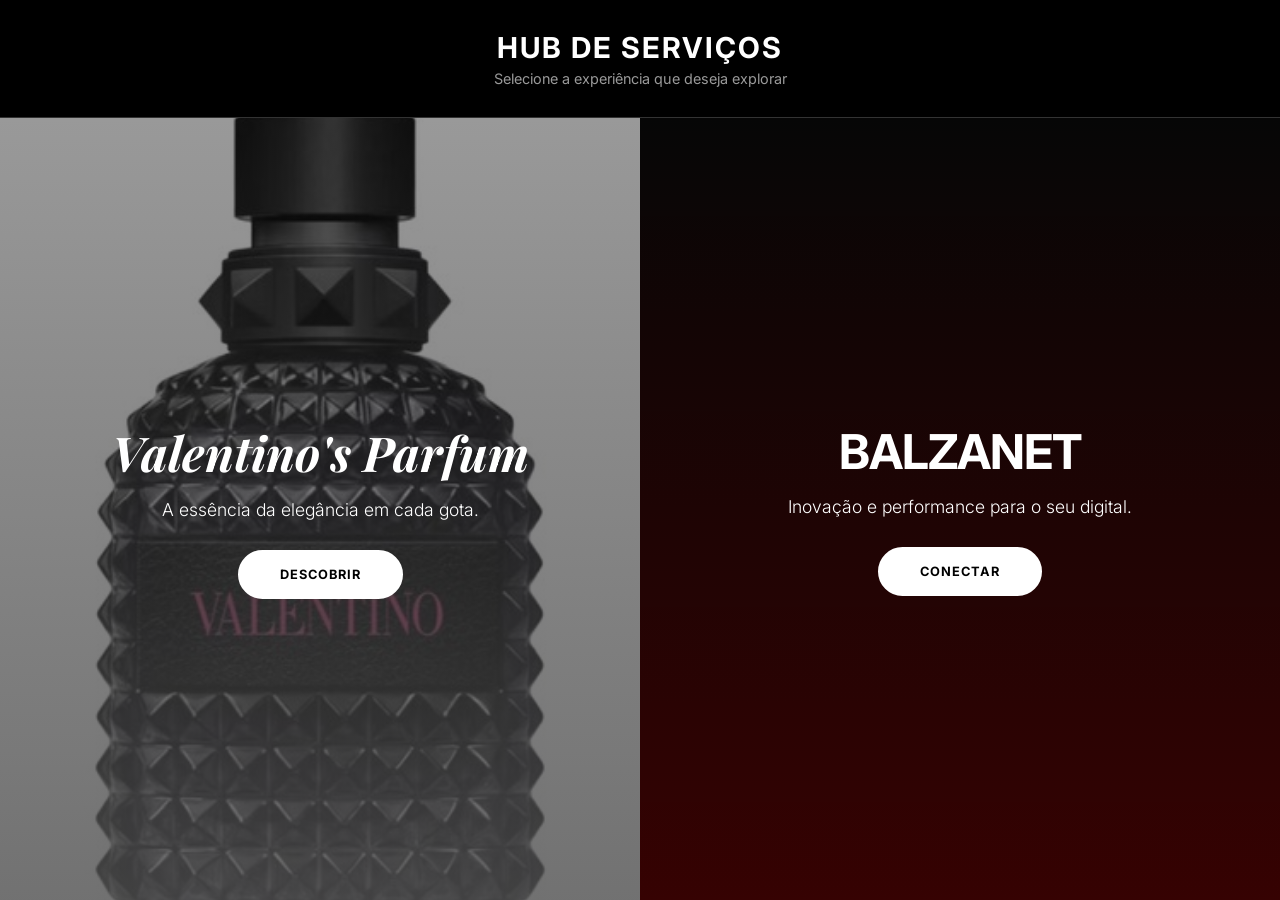
<file: LandingPage/index.html>
<!DOCTYPE html>
<html lang="pt-BR">
<head>
    <meta charset="UTF-8">
    <meta name="viewport" content="width=device-width, initial-scale=1.0">
    <title>Hub de Serviços | Premium</title>
    <link href="https://fonts.googleapis.com/css2?family=Inter:wght@400;700&family=Playfair+Display:ital,wght@0,700;1,400&display=swap" rel="stylesheet">
    <link rel="stylesheet" href="style.css">
</head>
<body>

<header>
    <h1>Hub de Serviços</h1>
    <p>Selecione a experiência que deseja explorar</p>
</header>

<main class="container">
    <section class="lado esquerdo">
        <div class="overlay"></div>
        <div class="conteudo">
            <h2 class="titulo-valentino">Valentino's Parfum</h2>
            <p>A essência da elegância em cada gota.</p>
            <a href="valentino.html" class="botao">Descobrir</a>
        </div>
    </section>

    <section class="lado direito">
        <div class="overlay"></div>
        <div class="conteudo">
            <h2 class="titulo-balzanet">Balzanet</h2>
            <p>Inovação e performance para o seu digital.</p>
            <a href="balzanet.html" class="botao">Conectar</a>
        </div>
    </section>
</main>

</body>
</html>
</file>
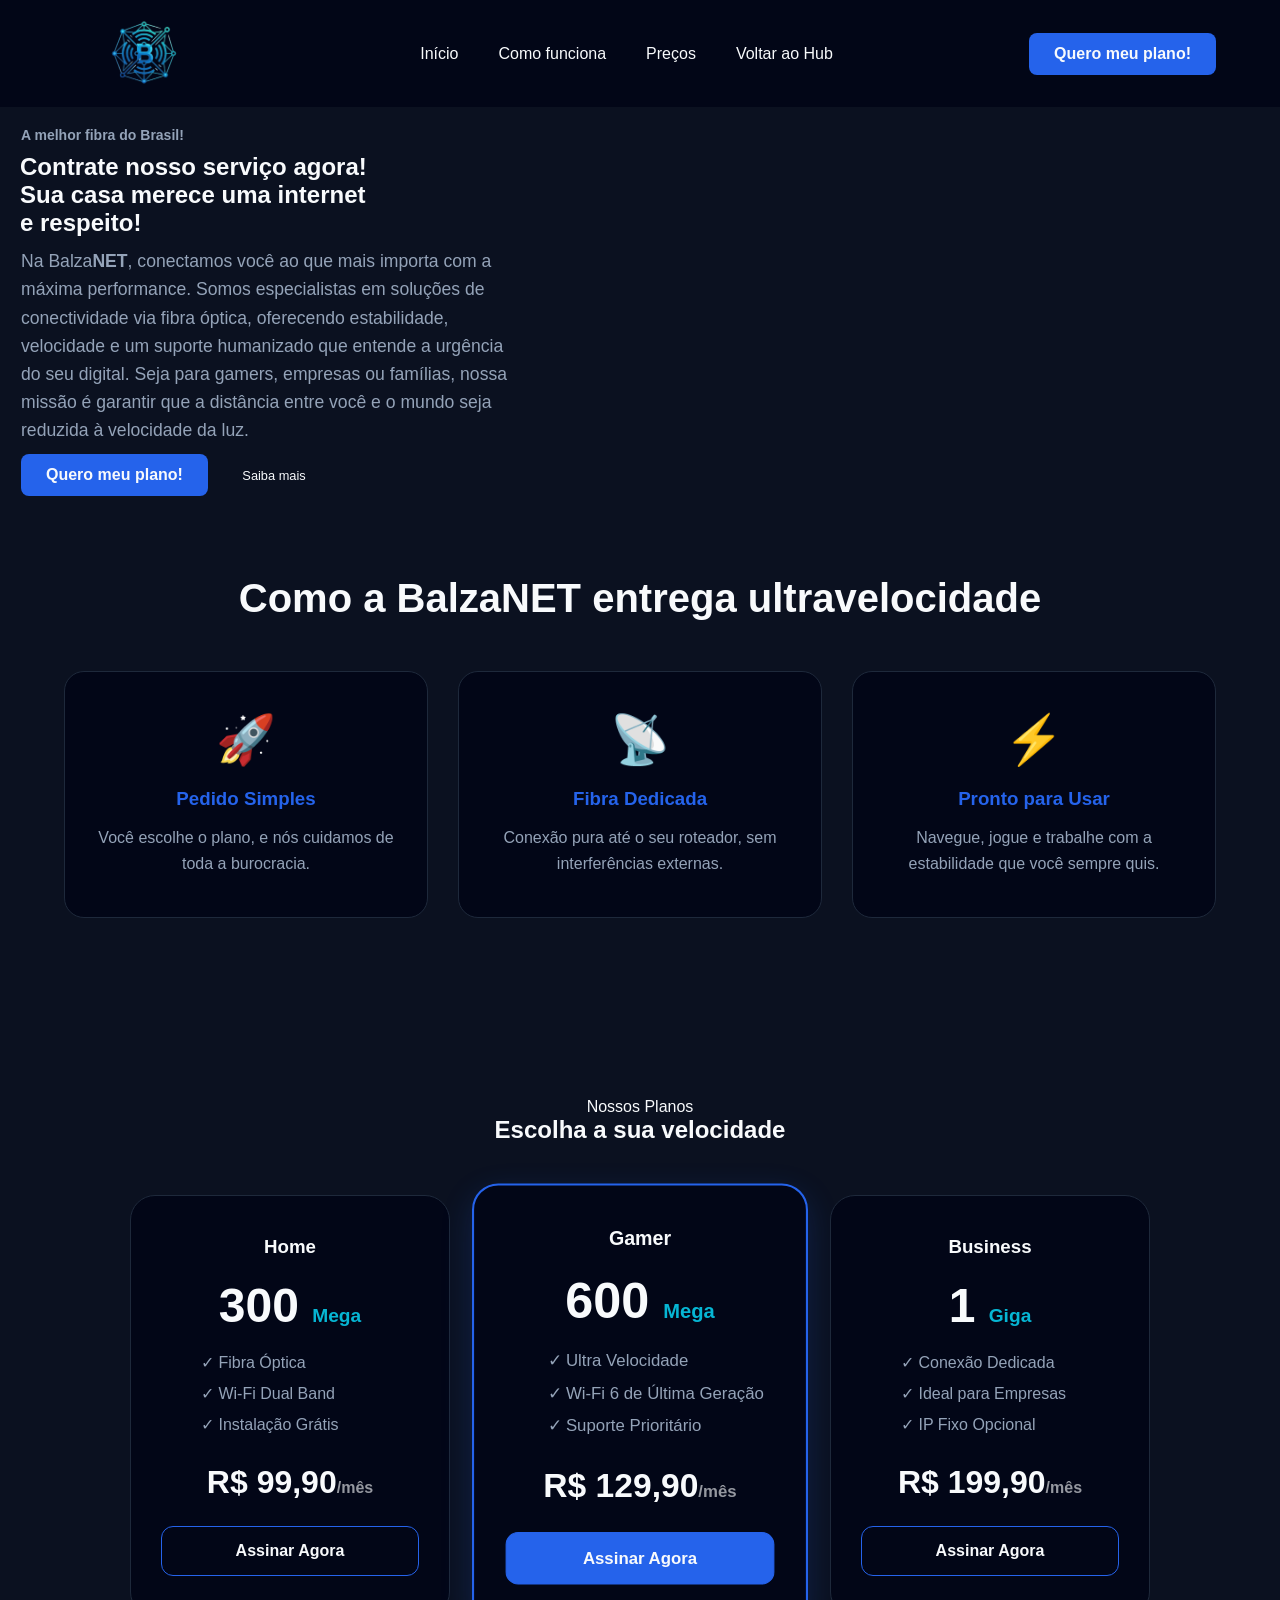
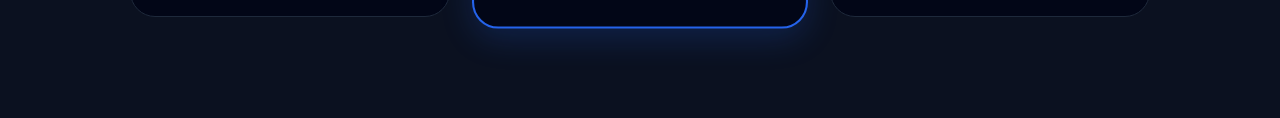
<file: LandingPage/balzanet.html>
<!DOCTYPE html>
<html lang="pt-BR">

<head>

    <meta charset="UTF-8">
    <meta name="viewport" content="width=device-width, initial-scale=1.0">
    <title>BalzaNET Fibra</title>
    <link rel="stylesheet" href="style_balzanet.css">
</head>

<body>
    <div id="header">
        <header>
            <img src="assets/balzanet logo.png" alt="logoheader">
            <a href="#inicio">Início</a>
            <a href="#comofunciona">Como funciona</a>
            <a href="#precos">Preços</a>
            <a href="/" id="voltaraohub">Voltar ao Hub</a>
            <button type="button">Quero meu plano!</button>
        </header>
    </div>

    <main>
        <section id="inicio">
            <div class="content">
                <p id="melhorfibra"><strong>A melhor fibra do Brasil!</strong></p>
                <h1>Contrate nosso serviço agora! <br>
                    Sua casa merece uma internet <br>
                    e respeito!<br>
                </h1>
                <p id="nabalzanet">Na Balza<strong>NET</strong>, conectamos você ao que mais importa com a máxima
                    performance. Somos especialistas em soluções de conectividade via fibra óptica, oferecendo
                    estabilidade, velocidade e um suporte humanizado que entende a urgência do seu digital. Seja para
                    gamers, empresas ou famílias, nossa missão é garantir que a distância entre você e o mundo seja
                    reduzida à velocidade da luz.</p>
                <button type="button" id="btn_queromeuplano">Quero meu plano!</button>
                <a href="#comofunciona" id="comofuncionacontent">Saiba mais</a>
            </div>
        </section>
    </main>

    <section id="comofunciona">
        <section id="comofunciona" class="como-funciona">
            <h2>Como a <span class="vazada">BalzaNET</span> entrega ultravelocidade</h2>

            <div class="cards-container">
                <div class="passo">
                    <div class="icone">🚀</div>
                    <h3>Pedido Simples</h3>
                    <p>Você escolhe o plano, e nós cuidamos de toda a burocracia.</p>
                </div>

                <div class="passo">
                    <div class="icone">📡</div>
                    <h3>Fibra Dedicada</h3>
                    <p>Conexão pura até o seu roteador, sem interferências externas.</p>
                </div>

                <div class="passo">
                    <div class="icone">⚡</div>
                    <h3>Pronto para Usar</h3>
                    <p>Navegue, jogue e trabalhe com a estabilidade que você sempre quis.</p>
                </div>
            </div>
        </section>
    </section>

    <section id="precos" class="planos">
        <div class="titulo-sessao">
            <p class="badge">Nossos Planos</p>
            <h2>Escolha a sua <span class="vazada">velocidade</span></h2>
        </div>

        <div class="container-planos">
            <div class="card-plano">
                <h3>Home</h3>
                <div class="velocidade">300 <span>Mega</span></div>
                <ul>
                    <li>✓ Fibra Óptica</li>
                    <li>✓ Wi-Fi Dual Band</li>
                    <li>✓ Instalação Grátis</li>
                </ul>
                <div class="preco">R$ 99,90<span>/mês</span></div>
                <a href="#" class="botao-plano">Assinar Agora</a>
            </div>

            <div class="card-plano destaque">

                <h3>Gamer</h3>
                <div class="velocidade">600 <span>Mega</span></div>
                <ul>
                    <li>✓ Ultra Velocidade</li>
                    <li>✓ Wi-Fi 6 de Última Geração</li>
                    <li>✓ Suporte Prioritário</li>
                </ul>
                <div class="preco">R$ 129,90<span>/mês</span></div>
                <a href="#" class="botao-plano">Assinar Agora</a>
            </div>

            <div class="card-plano">
                <h3>Business</h3>
                <div class="velocidade">1 <span>Giga</span></div>
                <ul>
                    <li>✓ Conexão Dedicada</li>
                    <li>✓ Ideal para Empresas</li>
                    <li>✓ IP Fixo Opcional</li>
                </ul>
                <div class="preco">R$ 199,90<span>/mês</span></div>
                <a href="#" class="botao-plano">Assinar Agora</a>
            </div>
        </div>
    </section>

</body>

</html>
</file>
<file: LandingPage/style.css>
* {
    margin: 0;
    padding: 0;
    box-sizing: border-box;
}

body {
    height: 100vh;
    display: flex;
    flex-direction: column;
    background: #0a0a0a;
    color: white;
    font-family: 'Inter', sans-serif;
    overflow: hidden;
}


header {
    text-align: center;
    padding: 30px 20px;
    background: #000;
    z-index: 10;
    border-bottom: 1px solid #333;
}

header h1 {
    font-size: 1.8rem;
    letter-spacing: 2px;
    text-transform: uppercase;
}

header p {
    font-size: 0.9rem;
    opacity: 0.6;
    margin-top: 5px;
}

.container {
    flex: 1;
    display: flex;
    transition: all 0.5s ease;
}


.lado {
    position: relative;
    flex: 1;
    display: flex;
    justify-content: center;
    align-items: center;
    transition: flex 0.6s cubic-bezier(0.25, 1, 0.5, 1);
    overflow: hidden;
}

.lado:hover {
    flex: 1.3; 
}

.conteudo {
    position: relative;
    z-index: 2;
    text-align: center;
    padding: 20px;
}
/*\https://images.unsplash.com/photo-1541643600914-78b084683601?q=80&w=1000&auto=format&fit=crop*/

.lado.esquerdo {
    background: url('assets/borninroma.jpg') center/cover;
}

.lado.direito {
    background: url('https://images.unsplash.com/photo-1550751827-4bd374c3f58b?q=80&w=1000&auto=format&fit=crop') center/cover;
}


.overlay {
    position: absolute;
    top: 0;
    left: 0;
    width: 100%;
    height: 100%;
    background: rgba(0, 0, 0, 0.6); 
    transition: background 0.4s;
}

.lado.esquerdo .overlay { background: linear-gradient(to bottom, rgba(0,0,0,0.4), rgba(78,78,78,0.8)); }
.lado.direito .overlay { background: linear-gradient(to bottom, rgba(0,0,0,0.4), rgba(65,0,0,0.8)); }

.lado:hover .overlay {
    background: rgba(0, 0, 0, 0.3); 
}


.titulo-valentino {
    font-family: 'Playfair Display', serif;
    font-size: 3rem;
    font-style: italic;
    margin-bottom: 15px;
}

.titulo-balzanet {
    font-family: 'Inter', sans-serif;
    font-weight: 700;
    font-size: 3rem;
    text-transform: uppercase;
    letter-spacing: -1px;
    margin-bottom: 15px;
}

.lado p {
    font-size: 1.1rem;
    margin-bottom: 30px;
    font-weight: 300;
}


.botao {
    display: inline-block;
    text-decoration: none;
    padding: 15px 40px;
    background: white;
    color: black;
    border-radius: 50px;
    font-weight: bold;
    text-transform: uppercase;
    font-size: 0.8rem;
    letter-spacing: 1px;
    transition: all 0.3s ease;
    border: 2px solid white;
}

.botao:hover {
    background: transparent;
    color: white;
    transform: translateY(-5px);
    box-shadow: 0 10px 20px rgba(0,0,0,0.3);
}


@media (max-width: 768px) {
    .container {
        flex-direction: column;
    }
    
    .lado:hover {
        flex: 1; 
    }

    .titulo-valentino, .titulo-balzanet {
        font-size: 2rem;
    }
}
</file>
<file: LandingPage/style_balzanet.css>
* {
    font-family: Arial, Helvetica, sans-serif;
    text-decoration: none;
    margin: 0;
    box-sizing: border-box;
}

html {
    scroll-behavior: smooth;
}

section {
    scroll-margin-top: 80px;
}

body {
    background-color: #0B1120;
}

#header header {
    background-color: #020617;
    display: flex;
    align-items: center;
    padding: 10px 5%;
    width: 100%;
    gap: 40px;
}

#header header img {
    width: 10rem;
    background: none;
    margin-right: auto;
}

#header header a {
    color: #F8FAFC;
}


#header header a:hover {
    color: #06B6D4;
    transition: .5s;
}


#header header button {
    margin-left: auto;
    background-color: #2563EB;
    border-radius: 8px;
    font-size: 16px;
    color: #F8FAFC;
    border: none;
    cursor: pointer;
    padding: 12px 25px;
    font-weight: bold;
    transition: 0.3s;
}

#header header button:hover {
    background-color: #1d4ed8;
    transform: scale(1.05);
}

.content h1 {
    color: #F8FAFC;

}

#melhorfibra {
    font-size: 14px;
    margin-left: 1px;
    margin-bottom: 10px;
    color: #94A3B8;
}

.content {
    margin-left: 20px;
    margin-top: 20px;
}

#nabalzanet {
    color: #94A3B8;
    font-size: 1.1rem;
    line-height: 1.6;
    max-width: 500px;
    margin-top: 10px;
    margin-left: 1px;
}


#btn_queromeuplano {
    margin-top: 10px;
    margin-left: 1px;
    background-color: #2563EB;
    border-radius: 8px;
    font-size: 16px;
    color: #F8FAFC;
    border: none;
    cursor: pointer;
    padding: 12px 25px;
    font-weight: bold;
    transition: 0.3s;
}

#comofuncionacontent {
    color: #F8FAFC;
    margin-left: 30px;
    font-size: .8rem;
}

.como-funciona {
    padding: 80px 5%;
    text-align: center;
}

.como-funciona h2 {
    font-size: 2.5rem;
    color: #F8FAFC;
    margin-bottom: 50px;
}

.cards-container {
    display: flex;
    justify-content: space-between;
    gap: 30px;
    flex-wrap: wrap;

}

.passo {
    flex: 1;
    min-width: 250px;
    background: #020617;

    padding: 40px 20px;
    border-radius: 20px;
    border: 1px solid #1e293b;
    transition: 0.3s;
}

.passo:hover {
    border-color: #06B6D4;

    transform: translateY(-10px);
}

.passo .icone {
    font-size: 3rem;
    margin-bottom: 20px;
}

.passo h3 {
    color: #2563EB;
    margin-bottom: 15px;
}

.passo p {
    color: #94A3B8;
    line-height: 1.6;
}

.planos {
    padding: 100px 5%;
    background-color: #0B1120;
    text-align: center;
}

.container-planos {
    display: flex;
    justify-content: center;
    align-items: center;
    gap: 30px;
    flex-wrap: wrap;
    margin-top: 50px;
}

.card-plano {
    background: #020617;
    border: 1px solid #1e293b;
    padding: 40px 30px;
    border-radius: 25px;
    width: 320px;
    transition: 0.4s;
    position: relative;
}


.card-plano.destaque {
    border: 2px solid #2563EB;
    transform: scale(1.05);
    box-shadow: 0 10px 30px rgba(37, 99, 235, 0.2);
}

.selo {
    position: absolute;
    top: -15px;
    left: 50%;
    transform: translateX(-50%);
    background: #2563EB;
    color: white;
    padding: 5px 15px;
    border-radius: 20px;
    font-size: 0.8rem;
    font-weight: bold;
}

.velocidade {
    font-size: 3rem;
    font-weight: 800;
    color: #F8FAFC;
    margin: 20px 0;
}

.velocidade span {
    font-size: 1.2rem;
    color: #06B6D4;
}

.card-plano ul {
    list-style: none;
    margin-bottom: 30px;
    text-align: left;
    color: #94A3B8;
}

.card-plano ul li {
    margin-bottom: 12px;
}

.preco {
    font-size: 2rem;
    font-weight: 700;
    color: #F8FAFC;
    margin-bottom: 25px;
}

.preco span {
    font-size: 1rem;
    opacity: 0.6;
}

.botao-plano {
    display: block;
    background: transparent;
    border: 1px solid #2563EB;
    color: #F8FAFC;
    padding: 15px;
    border-radius: 12px;
    font-weight: bold;
    transition: 0.3s;
}

.card-plano.destaque .botao-plano {
    background: #2563EB;
}

.botao-plano:hover {
    background: #06B6D4;
    border-color: #06B6D4;
    transform: translateY(-3px);
}

.titulo-sessao .badge,
h2 {
    color: #F8FAFC;
}

h3 {
    color: #F8FAFC;
}
</file>
